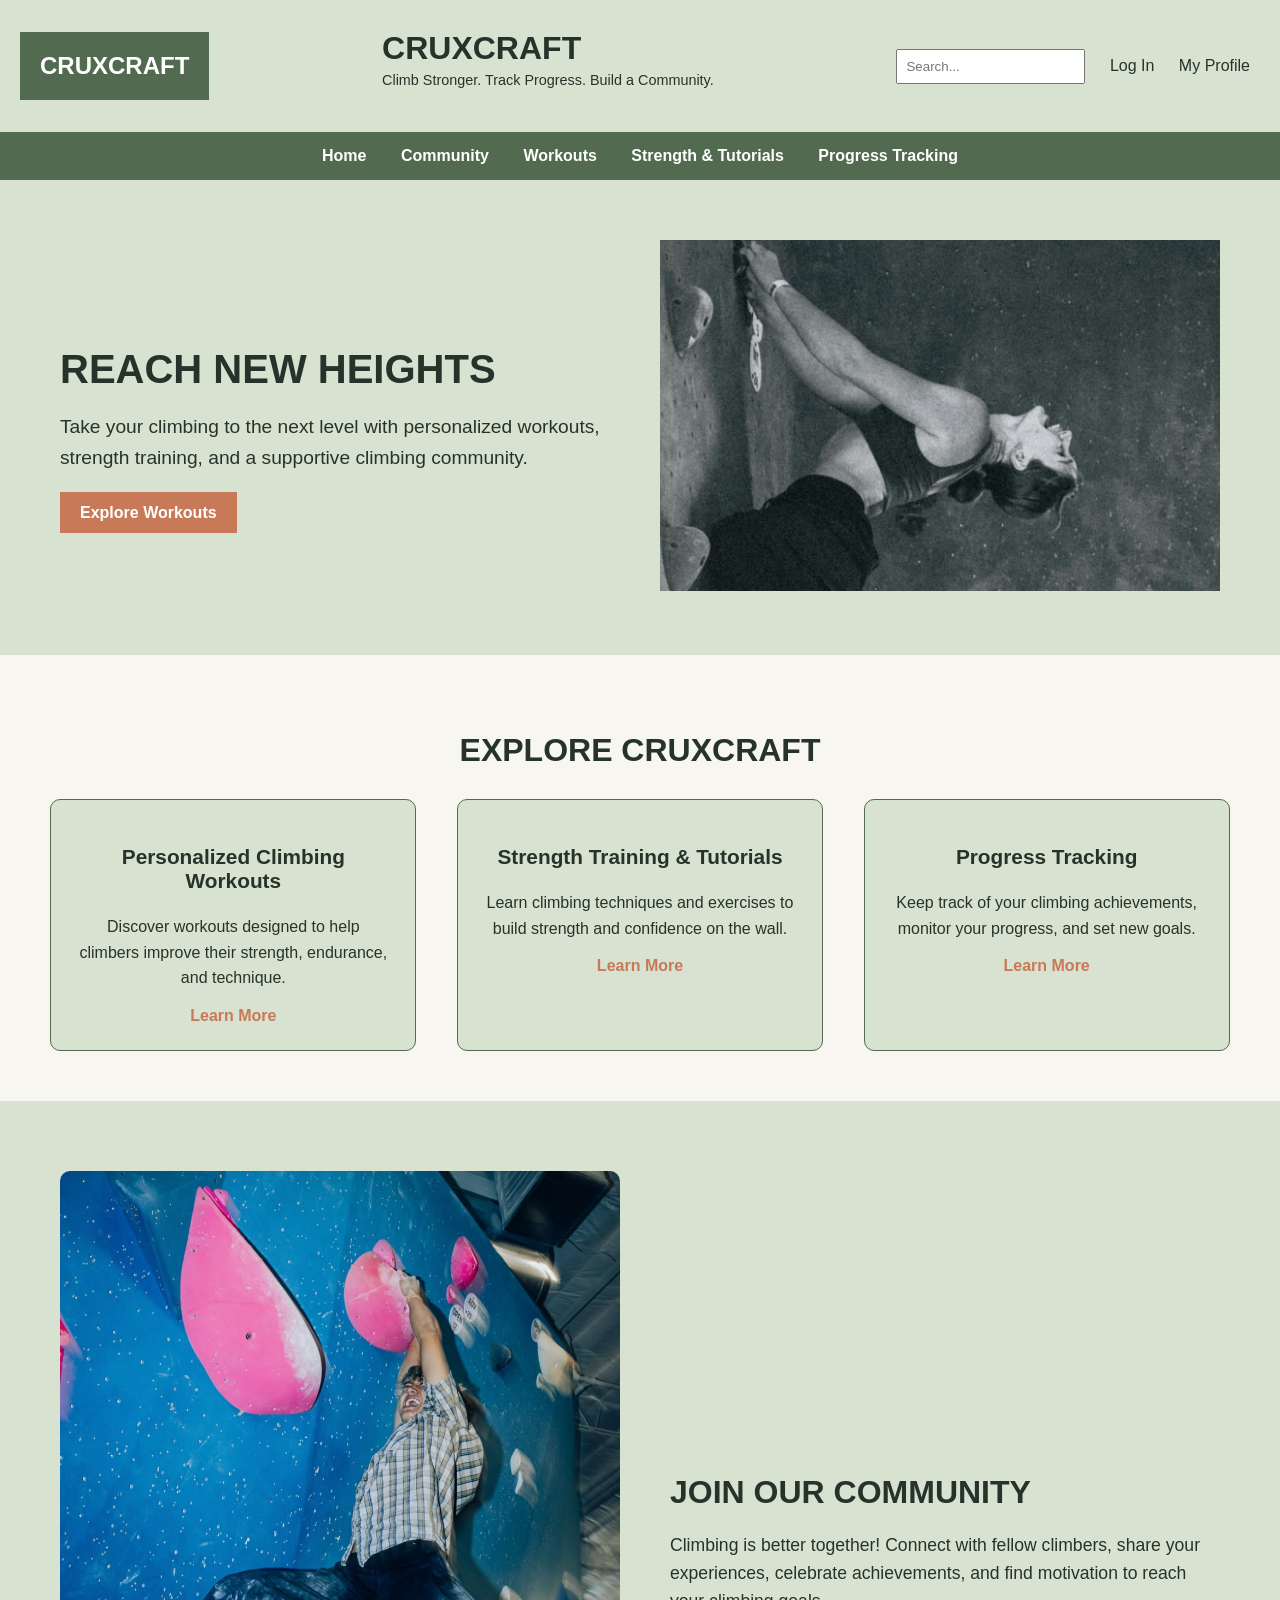
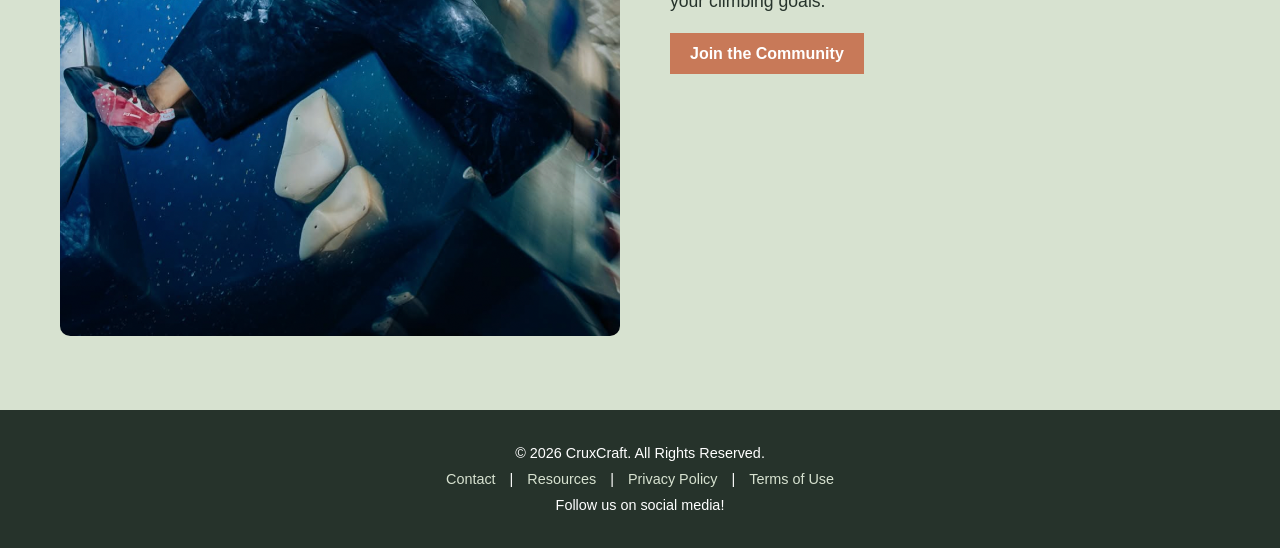
<file: index.html>
<!DOCTYPE html>
<html lang="en">
<head>
    <meta charset="UTF-8">
    <meta name="viewport" content="width=device-width, initial-scale=1.0">
    <meta name="description" content="CruxCraft is a bouldering website offering climbing workouts, strength training tutorials, progress tracking, and community resources.">
    <title>CruxCraft | Home</title>
    <link rel="stylesheet" href="style.css">
</head>

<body>

    
    <header>
        <div id="logo">
            <h1>CRUXCRAFT</h1>
        </div>

        <div id="site-title">
            <h2>CRUXCRAFT</h2>
            <p>Climb Stronger. Track Progress. Build a Community.</p>
        </div>

        <div id="header-right">
            <input type="search" name="search"
                id="search" placeholder="Search...">

            <a href="login.html">Log In</a>
            <a href="profile.html">My Profile</a>
        </div>
    </header>



    <nav>
        <ul>
            <li><a href="index.html">Home</a></li>
            <li><a href="community.html">Community</a></li>
            <li><a href="workouts.html">Workouts</a></li>
            <li><a href="tutorials.html">Strength &amp; Tutorials</a></li>
            <li><a href="progress.html">Progress Tracking</a></li>
        </ul>
    </nav>


    <main>
        <section id="hero">
            <div id="hero-text">
                <h2>REACH NEW HEIGHTS</h2>
                <p>Take your climbing to the next level with
                personalized workouts, strength training,
                and a supportive climbing community.</p>
                <a href="workouts.html">Explore Workouts</a>
            </div>

            <div id="hero-image">
                <img src="images/climbing.jpg"
                     alt="Rock climber on a bouldering wall">
            </div>
        </section>


        <section id="explore">
            <h2>EXPLORE CRUXCRAFT</h2>

            <div id="features">
                <div class="feature">
                    <h3>Personalized Climbing Workouts</h3>
                    <p>Discover workouts designed to help
                    climbers improve their strength,
                    endurance, and technique.</p>
                    <a href="workouts.html">Learn More</a>
                </div>

                <div class="feature">
                    <h3>Strength Training &amp; Tutorials</h3>
                    <p>Learn climbing techniques and
                    exercises to build strength and
                    confidence on the wall.</p>
                    <a href="tutorials.html">Learn More</a>
                </div>

                <div class="feature">
                    <h3>Progress Tracking</h3>
                    <p>Keep track of your climbing
                    achievements, monitor your progress,
                    and set new goals.</p>
                    <a href="progress.html">Learn More</a>
                </div>
            </div>
        </section>


        <section id="community">
            <div id="community-image">
                <img src="images/community.jpg"
                     alt="Climbers spending time together at a bouldering gym">
            </div>

            <div id="community-text">
                <h2>JOIN OUR COMMUNITY</h2>
                <p>Climbing is better together! Connect with
                fellow climbers, share your experiences,
                celebrate achievements, and find motivation
                to reach your climbing goals.</p>
                <a href="community.html">Join the Community</a>
            </div>
        </section>

    </main>

    <footer>
        <p>&copy; 2026 CruxCraft. All Rights Reserved.</p>

        <p>
            <a href="contact.html">Contact</a> |
            <a href="resources.html">Resources</a> |
            <a href="privacy.html">Privacy Policy</a> |
            <a href="terms.html">Terms of Use</a>
        </p>

        <p>Follow us on social media!</p>
    </footer>



</body>
</html>
</file>
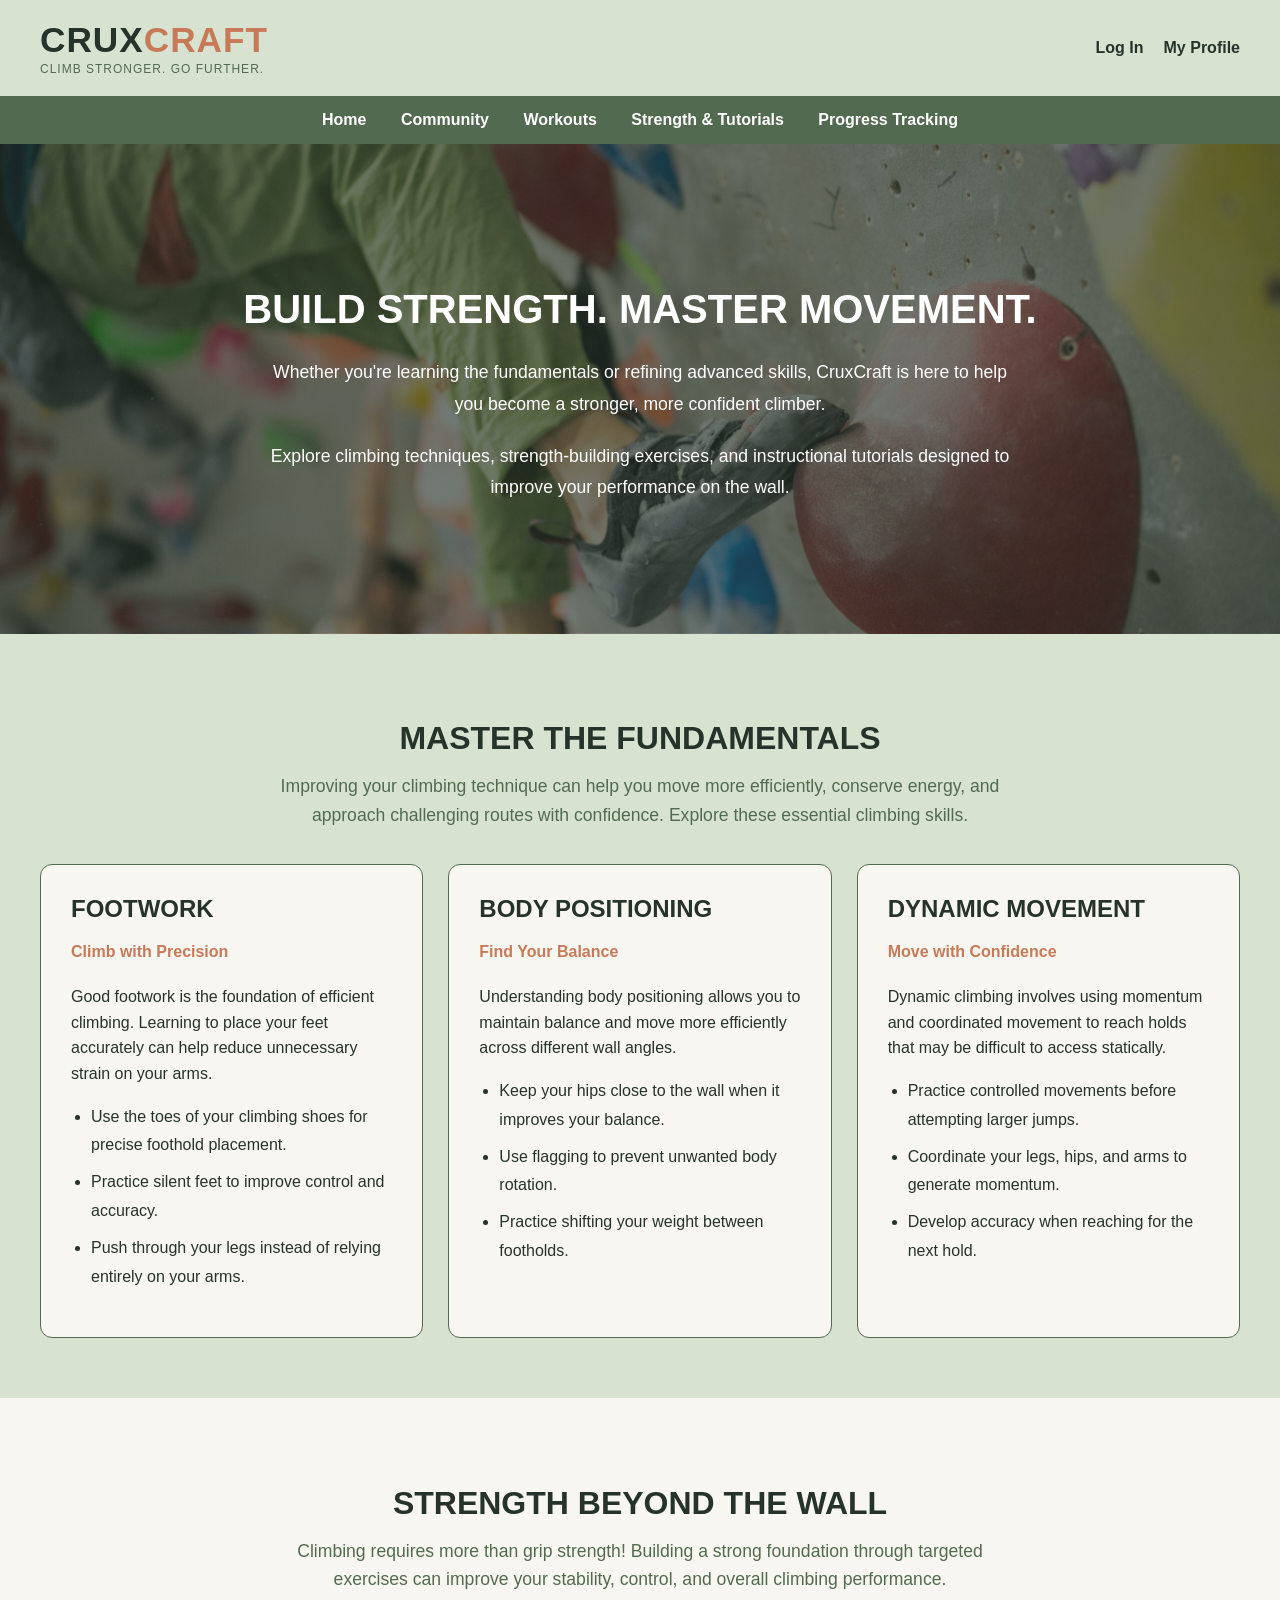
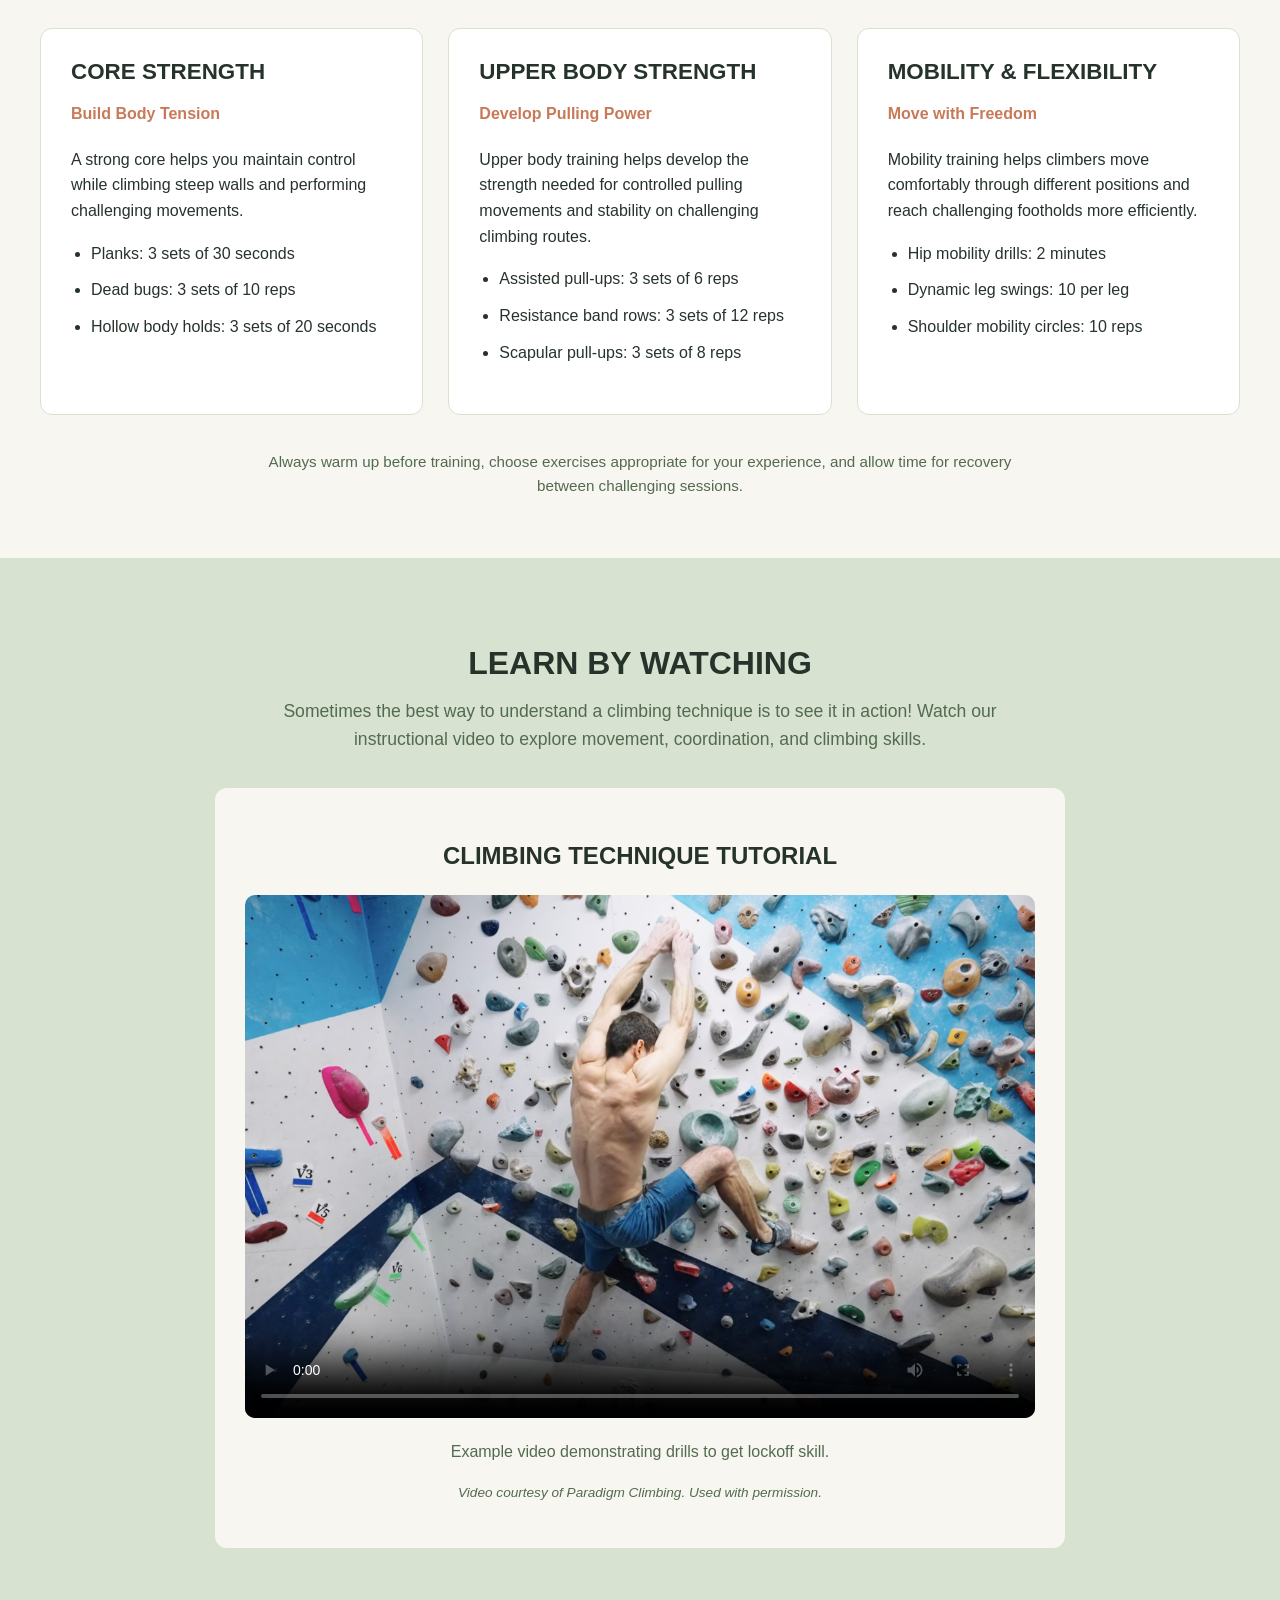
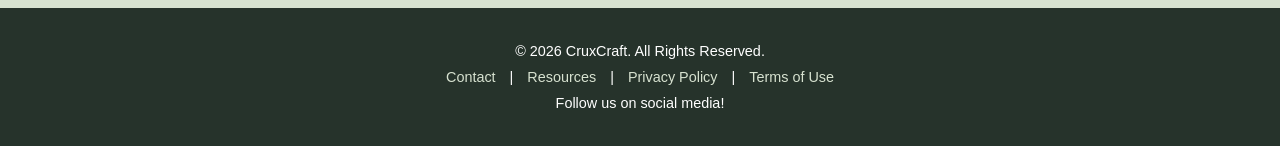
<file: tutorials.html>
<!DOCTYPE html>
<html lang="en">
<head>
    <meta charset="UTF-8">
    <meta name="viewport" content="width=device-width, initial-scale=1.0">
    <meta name="description" content="Learn bouldering techniques, strength exercises, and climbing skills with CruxCraft tutorials.">
    <title>CruxCraft | Strength &amp; Tutorials</title>
    <link rel="stylesheet" href="style.css">
</head>

<body>

    <header class="modern-header">
        <div class="brand">
            <h1>CRUX<span>CRAFT</span></h1>
            <p>CLIMB STRONGER. GO FURTHER.</p>
        </div>

        <div class="header-actions">
            <a href="login.html">Log In</a>
            <a href="profile.html">My Profile</a>
        </div>
    </header>

    <nav>
        <ul>
            <li><a href="index.html">Home</a></li>
            <li><a href="community.html">Community</a></li>
            <li><a href="workouts.html">Workouts</a></li>
            <li><a href="tutorials.html" aria-current="page">Strength &amp; Tutorials</a></li>
            <li><a href="progress.html">Progress Tracking</a></li>
        </ul>
    </nav>

    <main>
 
        <!-- STRENGTH & TUTORIALS HERO SECTION -->

        <section id="tutorials-hero">
            <h2>BUILD STRENGTH. MASTER MOVEMENT.</h2>

            <p>
                Whether you're learning the fundamentals or
                refining advanced skills, CruxCraft is here
                to help you become a stronger, more confident
                climber.
            </p>

            <p>
                Explore climbing techniques, strength-building
                exercises, and instructional tutorials designed
                to improve your performance on the wall.
            </p>
        </section>


        <!-- CLIMBING TECHNIQUES SECTION -->

        <section id="climbing-techniques">
            <h2>MASTER THE FUNDAMENTALS</h2>

            <p class="section-description">
                Improving your climbing technique can help you
                move more efficiently, conserve energy, and
                approach challenging routes with confidence.
                Explore these essential climbing skills.
            </p>

            <div class="technique-cards">

                <article class="technique-card">
                    <h3>FOOTWORK</h3>
                    <p class="technique-label">Climb with Precision</p>

                    <p>
                        Good footwork is the foundation of
                        efficient climbing. Learning to place
                        your feet accurately can help reduce
                        unnecessary strain on your arms.
                    </p>

                    <ul>
                        <li>Use the toes of your climbing shoes
                            for precise foothold placement.</li>
                        <li>Practice silent feet to improve
                            control and accuracy.</li>
                        <li>Push through your legs instead of
                            relying entirely on your arms.</li>
                    </ul>
                </article>

                <article class="technique-card">
                    <h3>BODY POSITIONING</h3>
                    <p class="technique-label">Find Your Balance</p>

                    <p>
                        Understanding body positioning allows
                        you to maintain balance and move more
                        efficiently across different wall angles.
                    </p>

                    <ul>
                        <li>Keep your hips close to the wall
                            when it improves your balance.</li>
                        <li>Use flagging to prevent unwanted
                            body rotation.</li>
                        <li>Practice shifting your weight
                            between footholds.</li>
                    </ul>
                </article>

                <article class="technique-card">
                    <h3>DYNAMIC MOVEMENT</h3>
                    <p class="technique-label">Move with Confidence</p>

                    <p>
                        Dynamic climbing involves using
                        momentum and coordinated movement
                        to reach holds that may be difficult
                        to access statically.
                    </p>

                    <ul>
                        <li>Practice controlled movements
                            before attempting larger jumps.</li>
                        <li>Coordinate your legs, hips,
                            and arms to generate momentum.</li>
                        <li>Develop accuracy when reaching
                            for the next hold.</li>
                    </ul>
                </article>

            </div>
        </section>


        <!-- STRENGTH TRAINING SECTION -->

        <section id="strength-training">
            <h2>STRENGTH BEYOND THE WALL</h2>

            <p class="section-description">
                Climbing requires more than grip strength!
                Building a strong foundation through targeted
                exercises can improve your stability, control,
                and overall climbing performance.
            </p>

            <div class="strength-cards">

                <article class="strength-card">
                    <h3>CORE STRENGTH</h3>
                    <p class="strength-label">Build Body Tension</p>

                    <p>
                        A strong core helps you maintain
                        control while climbing steep walls
                        and performing challenging movements.
                    </p>

                    <ul>
                        <li>Planks: 3 sets of 30 seconds</li>
                        <li>Dead bugs: 3 sets of 10 reps</li>
                        <li>Hollow body holds: 3 sets of 20 seconds</li>
                    </ul>
                </article>

                <article class="strength-card">
                    <h3>UPPER BODY STRENGTH</h3>
                    <p class="strength-label">Develop Pulling Power</p>

                    <p>
                        Upper body training helps develop
                        the strength needed for controlled
                        pulling movements and stability
                        on challenging climbing routes.
                    </p>

                    <ul>
                        <li>Assisted pull-ups: 3 sets of 6 reps</li>
                        <li>Resistance band rows: 3 sets of 12 reps</li>
                        <li>Scapular pull-ups: 3 sets of 8 reps</li>
                    </ul>
                </article>

                <article class="strength-card">
                    <h3>MOBILITY &amp; FLEXIBILITY</h3>
                    <p class="strength-label">Move with Freedom</p>

                    <p>
                        Mobility training helps climbers
                        move comfortably through different
                        positions and reach challenging
                        footholds more efficiently.
                    </p>

                    <ul>
                        <li>Hip mobility drills: 2 minutes</li>
                        <li>Dynamic leg swings: 10 per leg</li>
                        <li>Shoulder mobility circles: 10 reps</li>
                    </ul>
                </article>

            </div>

            <p class="training-note">
                Always warm up before training, choose exercises
                appropriate for your experience, and allow time
                for recovery between challenging sessions.
            </p>
        </section>


        <!-- INSTRUCTIONAL VIDEO SECTION -->

        <section id="video-tutorials">
            <h2>LEARN BY WATCHING</h2>

            <p class="section-description">
                Sometimes the best way to understand a climbing
                technique is to see it in action! Watch our
                instructional video to explore movement,
                coordination, and climbing skills.
            </p>

            <div class="video-container">
                <h3>CLIMBING TECHNIQUE TUTORIAL</h3>

                <video controls preload="metadata"
                    poster="images/tutorial-poster.jpg">
                    <source src="videos/climbing-tutorial.mp4"
                            type="video/mp4">

                    Your browser does not support HTML5 video.
                </video>

                <p>
                    Example video demonstrating drills to get lockoff skill.
                </p>

                <p class="video-credit">
                    Video courtesy of Paradigm Climbing.
                    Used with permission.
                 </p>
            </div>
        </section>


    </main>

    <footer>
        <p>&copy; 2026 CruxCraft. All Rights Reserved.</p>

        <p>
            <a href="contact.html">Contact</a> |
            <a href="resources.html">Resources</a> |
            <a href="privacy.html">Privacy Policy</a> |
            <a href="terms.html">Terms of Use</a>
        </p>

        <p>Follow us on social media!</p>
    </footer>

</body>
</html>
</file>
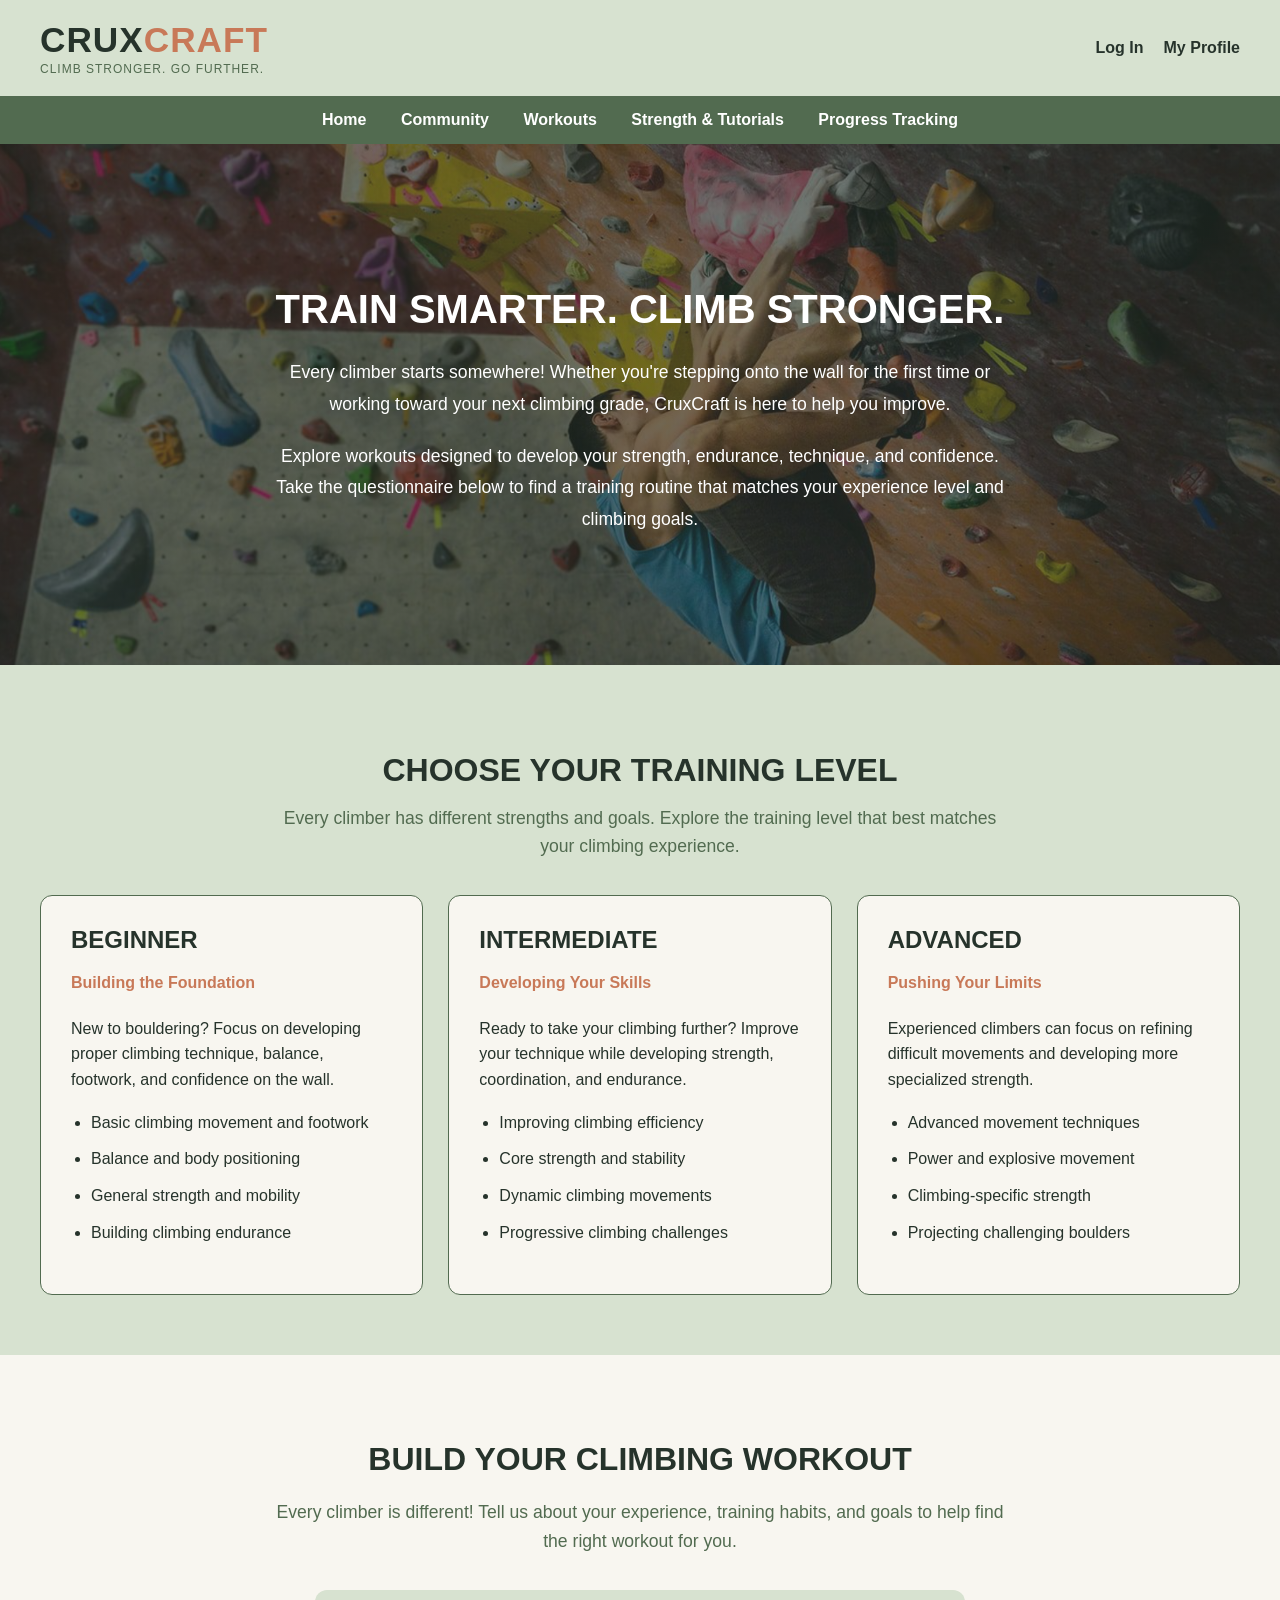
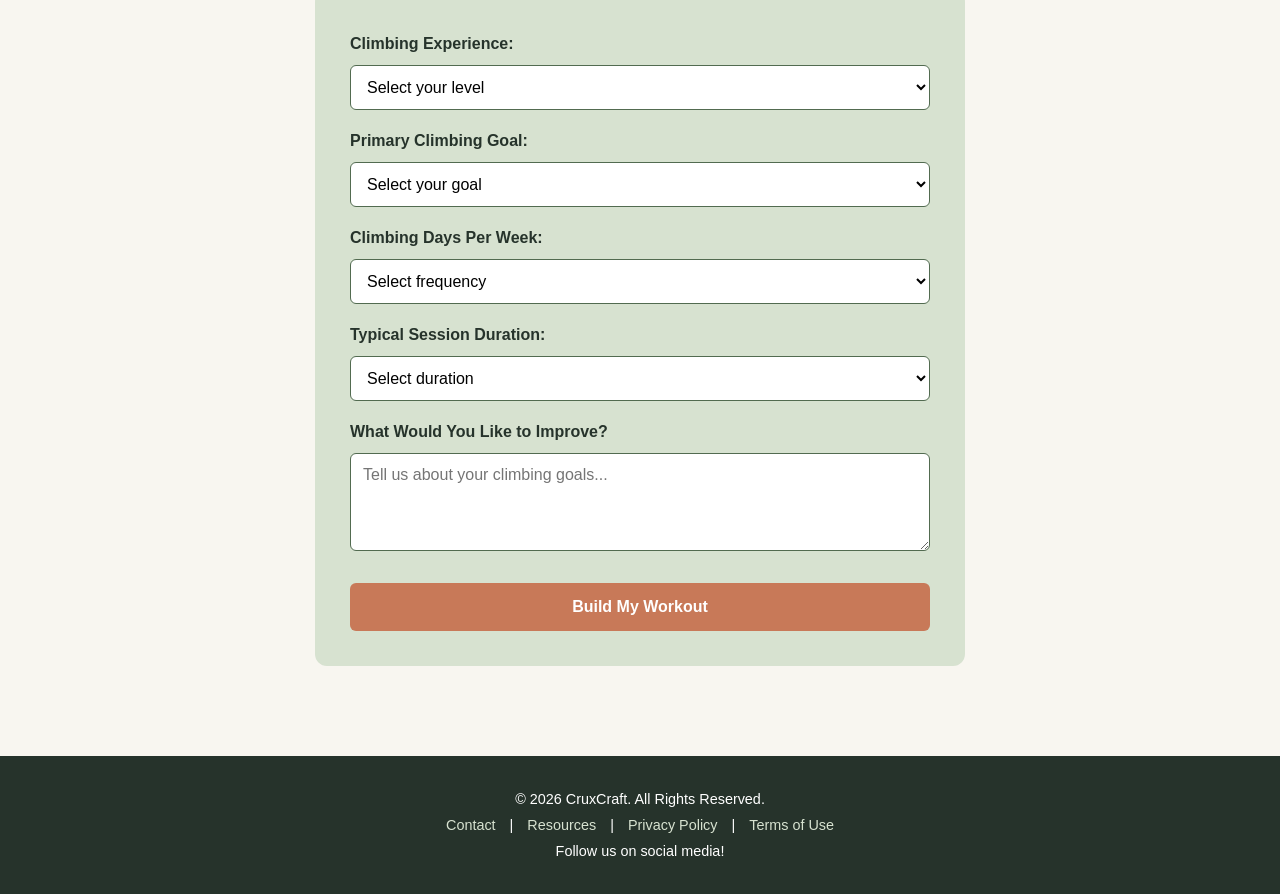
<file: workouts.html>
<!DOCTYPE html>
<html lang="en">
<head>
    <meta charset="UTF-8">
    <meta name="viewport" content="width=device-width, initial-scale=1.0">
    <meta name="description" content="Discover personalized bouldering workouts and training plans for climbers of all experience levels.">
    <title>CruxCraft | Workouts</title>
    <link rel="stylesheet" href="style.css">
</head>

<body>
 
<header class="modern-header">
    <div class="brand">
        <h1>CRUX<span>CRAFT</span></h1>
        <p>CLIMB STRONGER. GO FURTHER.</p>
    </div>

    <div class="header-actions">
        <a href="login.html">Log In</a>
        <a href="profile.html">My Profile</a>
    </div>
</header>

    <nav>
        <ul>
            <li><a href="index.html">Home</a></li>
            <li><a href="community.html">Community</a></li>
            <li><a href="workouts.html" aria-current="page">Workouts</a></li>
            <li><a href="tutorials.html">Strength &amp; Tutorials</a></li>
            <li><a href="progress.html">Progress Tracking</a></li>
        </ul>
    </nav>

    <main>

        <section id="workout-intro">
            <h2>TRAIN SMARTER. CLIMB STRONGER.</h2>

            <p>
                Every climber starts somewhere! Whether you're
                stepping onto the wall for the first time or
                working toward your next climbing grade,
                CruxCraft is here to help you improve.
            </p>

            <p>
                Explore workouts designed to develop your
                strength, endurance, technique, and confidence.
                Take the questionnaire below to find a training routine that matches your
                experience level and climbing goals.
            </p>
        </section>

        
        <!-- CLIMBING WORKOUT LEVELS -->
        <section id="workout-levels">
        <h2>CHOOSE YOUR TRAINING LEVEL</h2>
        <p class="section-description">
            Every climber has different strengths and goals.
            Explore the training level that best matches
            your climbing experience.
        </p>

        <div class="workout-cards">

            <article class="workout-card">
                <h3>BEGINNER</h3>
                <p class="level-label">Building the Foundation</p>
                <p>
                    New to bouldering? Focus on developing
                    proper climbing technique, balance,
                    footwork, and confidence on the wall.
                </p>
                <ul>
                    <li>Basic climbing movement and footwork</li>
                    <li>Balance and body positioning</li>
                    <li>General strength and mobility</li>
                    <li>Building climbing endurance</li>
                </ul>
            </article>

            <article class="workout-card">
                <h3>INTERMEDIATE</h3>
                <p class="level-label">Developing Your Skills</p>
                <p>
                    Ready to take your climbing further?
                    Improve your technique while developing
                    strength, coordination, and endurance.
                </p>
                <ul>
                    <li>Improving climbing efficiency</li>
                    <li>Core strength and stability</li>
                    <li>Dynamic climbing movements</li>
                    <li>Progressive climbing challenges</li>
                </ul>
            </article>

            <article class="workout-card">
                <h3>ADVANCED</h3>
                <p class="level-label">Pushing Your Limits</p>
                <p>
                    Experienced climbers can focus on
                    refining difficult movements and
                    developing more specialized strength.
                </p>
                <ul>
                    <li>Advanced movement techniques</li>
                    <li>Power and explosive movement</li>
                    <li>Climbing-specific strength</li>
                    <li>Projecting challenging boulders</li>
                </ul>
            </article>

        </div>
    </section>


        <!-- PERSONALIZED WORKOUT QUESTIONNAIRE -->

        <section id="workout-builder">
            <h2>BUILD YOUR CLIMBING WORKOUT</h2>

            <p class="section-description">
                Every climber is different! Tell us about your
                experience, training habits, and goals to help
                find the right workout for you.
            </p>

            <form action="#" method="get" id="climbing-form">

                <label for="experience">Climbing Experience:</label>
                <select id="experience" name="experience" required>
                    <option value="">Select your level</option>
                    <option value="beginner">Beginner V0-V3</option>
                    <option value="intermediate">Intermediate V4-V8</option>
                    <option value="advanced">Advanced V9-V12</option>
                </select>

                <label for="goal">Primary Climbing Goal:</label>
                <select id="goal" name="goal" required>
                    <option value="">Select your goal</option>
                    <option value="strength">Build Strength</option>
                    <option value="endurance">Improve Endurance</option>
                    <option value="technique">Improve Technique</option>
                    <option value="power">Increase Power</option>
                </select>

                <label for="frequency">Climbing Days Per Week:</label>
                <select id="frequency" name="frequency" required>
                    <option value="">Select frequency</option>
                    <option value="1">1 Day</option>
                    <option value="2">2 Days</option>
                    <option value="3">3 Days</option>
                    <option value="4">4 or More Days</option>
                </select>

                <label for="duration">Typical Session Duration:</label>
                <select id="duration" name="duration" required>
                    <option value="">Select duration</option>
                    <option value="30">30 Minutes</option>
                    <option value="60">1 Hour</option>
                    <option value="90">1.5 Hours</option>
                    <option value="120">2 Hours or More</option>
                </select>

                <label for="improvement">
                    What Would You Like to Improve?
                </label>
                <textarea id="improvement" name="improvement"
                    rows="4"
                    placeholder="Tell us about your climbing goals..."></textarea>

                <button type="submit">Build My Workout</button>

            </form>
        </section>


    </main>

    <footer>
        <p>&copy; 2026 CruxCraft. All Rights Reserved.</p>

        <p>
            <a href="contact.html">Contact</a> |
            <a href="resources.html">Resources</a> |
            <a href="privacy.html">Privacy Policy</a> |
            <a href="terms.html">Terms of Use</a>
        </p>

        <p>Follow us on social media!</p>
    </footer>

</body>
</html>
</file>
<file: style.css>
* {
    box-sizing: border-box;
}

body {
    background-color: #F8F6F0;
    color: #26332B;
    font-family: Arial, Helvetica, sans-serif;
    margin: 0;
}


header {
    background-color: #D7E2D0;
    color: #26332B;
    padding: 20px;
    display: flex;
    align-items: center;
    justify-content: space-between;
}

#logo {
    background-color: #526B50;
    color: #FFFFFF;
    padding: 20px;
    text-align: center;
}

#logo h1 {
    font-size: 1.5em;
    margin: 0;
}

#site-title {
    padding: 10px;
}

#site-title h2 {
    font-size: 2em;
    margin: 0;
}

#site-title p {
    font-size: 0.9em;
    margin-top: 5px;
}

#header-right {
    text-align: center;
}

#header-right input {
    padding: 8px;
    margin: 10px;
}

#header-right a {
    color: #26332B;
    text-decoration: none;
    margin: 10px;
}

#header-right a:hover {
    color: #C87958;
}

nav {
    background-color: #526B50;
    text-align: center;
    padding: 15px;
}

nav ul {
    list-style-type: none;
    margin: 0;
    padding: 0;
}

nav li {
    display: inline;
    margin: 15px;
}

nav a {
    color: #FFFFFF;
    text-decoration: none;
    font-weight: bold;
}

nav a:hover {
    color: #D7E2D0;
}


#hero {
    background-color: #D7E2D0;
    padding: 40px;
    display: flex;
    align-items: center;
}

#hero-text {
    width: 50%;
    padding: 20px;
}

#hero-text h2 {
    color: #26332B;
    font-size: 2.5em;
    margin-bottom: 20px;
}

#hero-text p {
    font-size: 1.2em;
    line-height: 1.6;
    margin-bottom: 30px;
}

#hero-text a {
    background-color: #C87958;
    color: #FFFFFF;
    padding: 12px 20px;
    text-decoration: none;
    font-weight: bold;
}

#hero-image {
    width: 50%;
    padding: 20px;
}

#hero-image img {
    width: 100%;
    height: auto;
}


#explore {
    background-color: #F8F6F0;
    padding: 50px 30px;
    text-align: center;
}

#explore h2 {
    color: #26332B;
    font-size: 2em;
    margin-bottom: 30px;
}

#features {
    display: flex;
    justify-content: space-around;
}

.feature {
    background-color: #D7E2D0;
    width: 30%;
    padding: 25px;
    border: 1px solid #526B50;
    border-radius: 10px;
}

.feature h3 {
    color: #26332B;
    font-size: 1.3em;
}

.feature p {
    line-height: 1.6;
}

.feature a {
    color: #C87958;
    font-weight: bold;
    text-decoration: none;
}

.feature a:hover {
    text-decoration: underline;
}


#community {
    background-color: #D7E2D0;
    padding: 50px 40px;
    display: flex;
    align-items: center;
}

#community-image {
    width: 50%;
    padding: 20px;
}

#community-image img {
    width: 100%;
    height: auto;
    border-radius: 10px;
}

#community-text {
    width: 50%;
    padding: 30px;
}

#community-text h2 {
    color: #26332B;
    font-size: 2em;
    margin-bottom: 20px;
}

#community-text p {
    font-size: 1.1em;
    line-height: 1.6;
    margin-bottom: 30px;
}

#community-text a {
    background-color: #C87958;
    color: #FFFFFF;
    padding: 12px 20px;
    text-decoration: none;
    font-weight: bold;
}

#community-text a:hover {
    background-color: #526B50;
}


footer {
    background-color: #26332B;
    color: #FFFFFF;
    text-align: center;
    padding: 25px;
}

footer p {
    margin: 10px;
    font-size: 0.9em;
}

footer a {
    color: #D7E2D0;
    text-decoration: none;
    margin: 0 10px;
}

footer a:hover {
    color: #C87958;
    text-decoration: underline;
}

 
/* NEW HEADER DESIGN - WORKOUTS AND TUTORIALS */

.modern-header {
    background-color: #D7E2D0;
    display: flex;
    justify-content: space-between;
    align-items: center;
    padding: 20px 40px;
}

.brand h1 {
    font-size: 2.2em;
    color: #26332B;
    margin: 0;
    letter-spacing: 1px;
}

.brand h1 span {
    color: #C87958;
}

.brand p {
    font-size: 0.75em;
    color: #526B50;
    margin: 2px 0 0 0;
    letter-spacing: 1px;
}

.header-actions {
    display: flex;
    gap: 20px;
}

.header-actions a {
    color: #26332B;
    text-decoration: none;
    font-weight: bold;
}

.header-actions a:hover {
    color: #C87958;
}


/* WORKOUTS PAGE INTRODUCTION */

#workout-intro {
    background-image:
        linear-gradient(
            rgba(38, 51, 43, 0.65),
            rgba(38, 51, 43, 0.65)
        ),
        url("images/workout-hero.jpg");

    background-size: cover;
    background-position: center;
    background-repeat: no-repeat;

    text-align: center;
    padding: 110px 30px;
}


#workout-intro h2 {
    color: #FFFFFF;
    font-size: 2.5em;
    margin-bottom: 25px;
}

#workout-intro p {
    color: #FFFFFF;
    font-size: 1.1em;
    line-height: 1.8;
    max-width: 750px;
    margin: 0 auto 20px;
}


/* WORKOUT TRAINING LEVELS */

#workout-levels {
    background-color: #D7E2D0;
    padding: 60px 30px;
    text-align: center;
}

#workout-levels h2 {
    color: #26332B;
    font-size: 2em;
    margin-bottom: 15px;
}

.section-description {
    color: #526B50;
    font-size: 1.1em;
    line-height: 1.6;
    max-width: 750px;
    margin: 0 auto 35px;
}

.workout-cards {
    display: flex;
    justify-content: center;
    gap: 25px;
    max-width: 1200px;
    margin: 0 auto;
}

.workout-card {
    background-color: #F8F6F0;
    border: 1px solid #526B50;
    border-radius: 12px;
    padding: 30px;
    flex: 1;
    text-align: left;
}

.workout-card h3 {
    color: #26332B;
    font-size: 1.5em;
    margin-top: 0;
    margin-bottom: 10px;
}

.level-label {
    color: #C87958;
    font-weight: bold;
    margin-bottom: 20px;
}

.workout-card p {
    line-height: 1.6;
}

.workout-card ul {
    padding-left: 20px;
    line-height: 1.8;
}

.workout-card li {
    margin-bottom: 8px;
}

.workout-card:hover {
    border-color: #C87958;
    box-shadow: 0 4px 12px rgba(38, 51, 43, 0.12);
}


/* PERSONALIZED WORKOUT QUESTIONNAIRE */

#workout-builder {
    background-color: #F8F6F0;
    padding: 60px 20px;
    text-align: center;
}

#workout-builder h2 {
    color: #26332B;
    font-size: 2em;
    margin-bottom: 20px;
}

#climbing-form {
    background-color: #D7E2D0;
    max-width: 650px;
    margin: 30px auto;
    padding: 35px;
    border-radius: 12px;
    text-align: left;
    display: flex;
    flex-direction: column;
    gap: 12px;
}

#climbing-form label {
    color: #26332B;
    font-weight: bold;
    margin-top: 10px;
}

#climbing-form select,
#climbing-form textarea {
    width: 100%;
    padding: 12px;
    border: 1px solid #526B50;
    border-radius: 6px;
    background-color: #FFFFFF;
    font-family: Arial, Helvetica, sans-serif;
    font-size: 1em;
}

#climbing-form button {
    background-color: #C87958;
    color: #FFFFFF;
    border: none;
    border-radius: 6px;
    padding: 15px;
    margin-top: 20px;
    font-size: 1em;
    font-weight: bold;
    cursor: pointer;
}

#climbing-form button:hover {
    background-color: #526B50;
}


/* STRENGTH & TUTORIALS HERO SECTION */

#tutorials-hero {
    background-image:
        linear-gradient(
            rgba(38, 51, 43, 0.65),
            rgba(38, 51, 43, 0.65)
        ),
        url("images/tutorials-hero.jpg");

    background-size: cover;
    background-position: center;
    background-repeat: no-repeat;

    text-align: center;
    padding: 110px 30px;
}

#tutorials-hero h2 {
    color: #FFFFFF;
    font-size: 2.5em;
    margin-bottom: 25px;
}

#tutorials-hero p {
    color: #FFFFFF;
    font-size: 1.1em;
    line-height: 1.8;
    max-width: 750px;
    margin: 0 auto 20px;
}


/* CLIMBING TECHNIQUES SECTION */

#climbing-techniques {
    background-color: #D7E2D0;
    padding: 60px 30px;
    text-align: center;
}

#climbing-techniques h2 {
    color: #26332B;
    font-size: 2em;
    margin-bottom: 15px;
}

.technique-cards {
    display: flex;
    justify-content: center;
    gap: 25px;
    max-width: 1200px;
    margin: 0 auto;
}

.technique-card {
    background-color: #F8F6F0;
    border: 1px solid #526B50;
    border-radius: 12px;
    padding: 30px;
    flex: 1;
    text-align: left;
}

.technique-card h3 {
    color: #26332B;
    font-size: 1.5em;
    margin-top: 0;
    margin-bottom: 10px;
}

.technique-label {
    color: #C87958;
    font-weight: bold;
    margin-bottom: 20px;
}

.technique-card p {
    line-height: 1.6;
}

.technique-card ul {
    padding-left: 20px;
    line-height: 1.8;
}

.technique-card li {
    margin-bottom: 8px;
}

.technique-card:hover {
    border-color: #C87958;
    box-shadow: 0 4px 12px rgba(38, 51, 43, 0.12);
}


/* STRENGTH TRAINING SECTION */

#strength-training {
    background-color: #F8F6F0;
    padding: 60px 30px;
    text-align: center;
}

#strength-training h2 {
    color: #26332B;
    font-size: 2em;
    margin-bottom: 15px;
}

.strength-cards {
    display: flex;
    justify-content: center;
    gap: 25px;
    max-width: 1200px;
    margin: 0 auto;
}

.strength-card {
    background-color: #FFFFFF;
    border: 1px solid #D7E2D0;
    border-radius: 12px;
    padding: 30px;
    flex: 1;
    text-align: left;
}

.strength-card h3 {
    color: #26332B;
    font-size: 1.4em;
    margin-top: 0;
    margin-bottom: 10px;
}

.strength-label {
    color: #C87958;
    font-weight: bold;
    margin-bottom: 20px;
}

.strength-card p {
    line-height: 1.6;
}

.strength-card ul {
    padding-left: 20px;
    line-height: 1.8;
}

.strength-card li {
    margin-bottom: 8px;
}

.strength-card:hover {
    border-color: #C87958;
    box-shadow: 0 4px 12px rgba(38, 51, 43, 0.12);
}

.training-note {
    color: #526B50;
    font-size: 0.95em;
    line-height: 1.6;
    max-width: 800px;
    margin: 35px auto 0;
}


/* INSTRUCTIONAL VIDEO SECTION */

#video-tutorials {
    background-color: #D7E2D0;
    padding: 60px 30px;
    text-align: center;
}

#video-tutorials h2 {
    color: #26332B;
    font-size: 2em;
    margin-bottom: 15px;
}

.video-container {
    background-color: #F8F6F0;
    border-radius: 12px;
    padding: 30px;
    max-width: 850px;
    margin: 30px auto 0;
}

.video-container h3 {
    color: #26332B;
    font-size: 1.5em;
    margin-bottom: 25px;
}

.video-container video {
    display: block;
    width: 100%;
    height: auto;
    border-radius: 10px;
}

.video-container p {
    color: #526B50;
    font-size: 1em;
    line-height: 1.7;
    margin-top: 20px;
}

/* VIDEO CREDIT */

.video-container .video-credit {
    font-size: 0.85em;
    color: #526B50;
    font-style: italic;
    margin-top: 10px;
}
</file>
